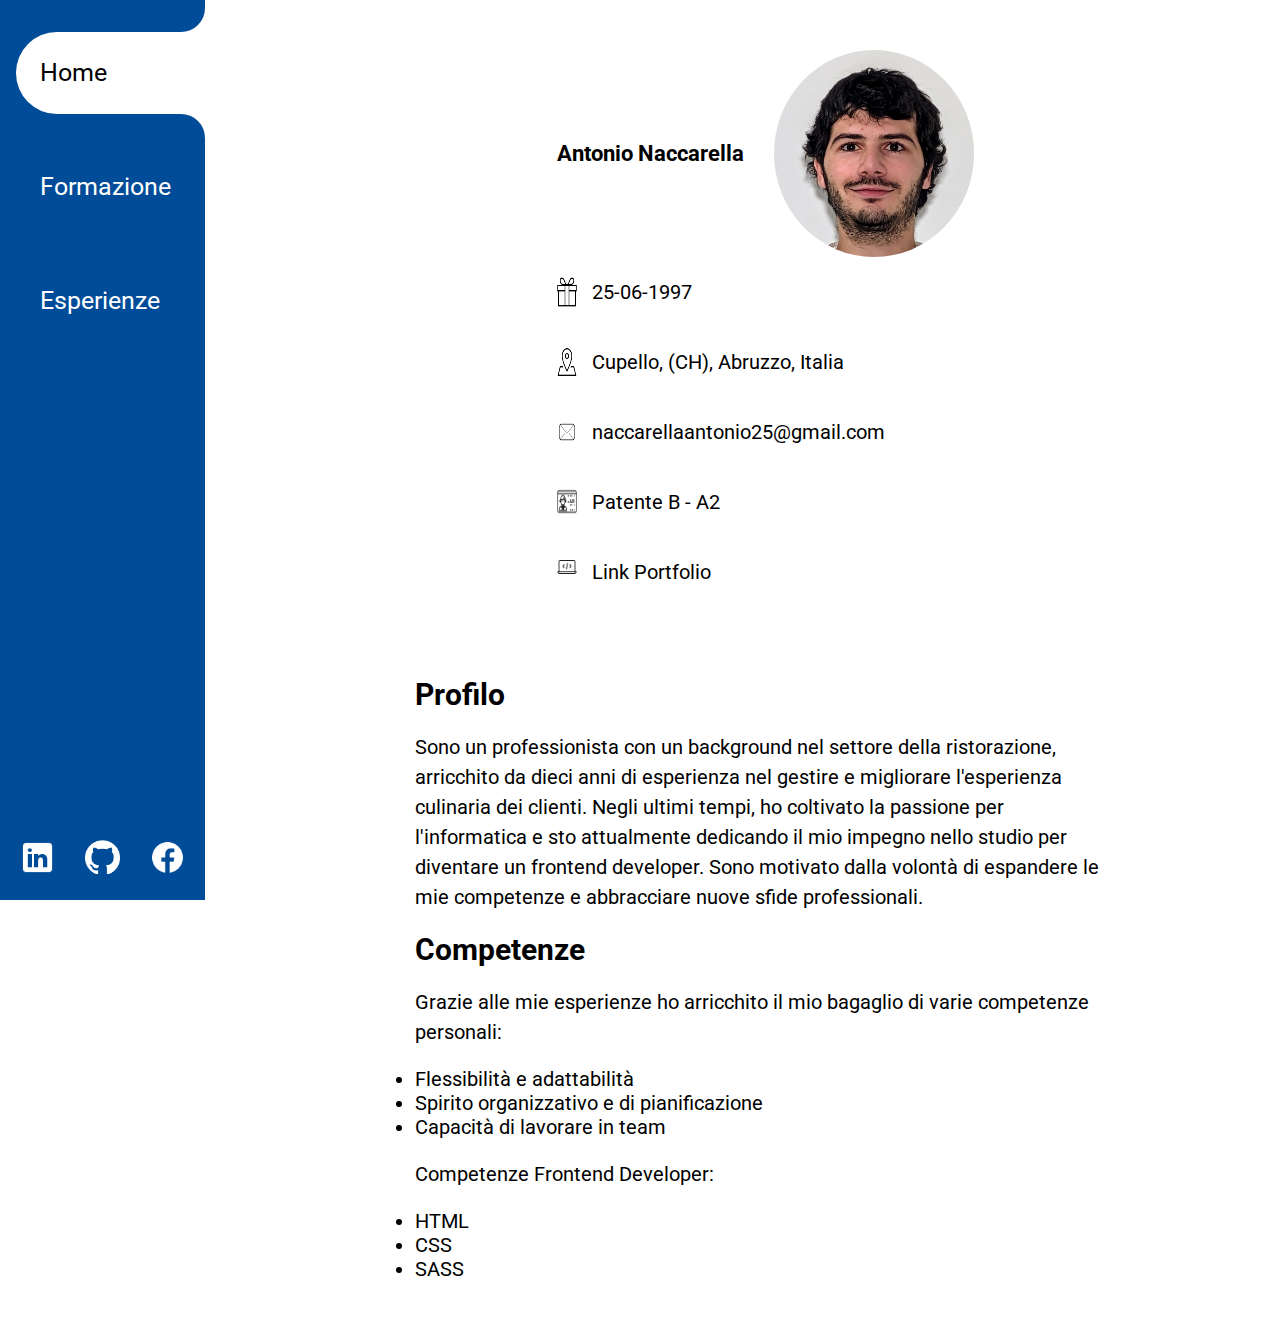
<file: index.html>
<!DOCTYPE html>
<html lang="it">
<head>
    <meta charset="UTF-8">
    <meta name="description" content="Esplora il curriculum di Antonio Naccarella, sviluppatore frontend">
    <meta name="keywords" content="Curriculum, Frontend Developer">
    <meta name="author" content="Antonio Naccarella">
    <meta name="viewport" content="width=device-width, initial-scale=1.0">
    <title>Curriculum Antonio Naccarella</title>
    <meta property="og:title" content="Curriculum Antonio Naccarella" />
    <meta property="og:type" content="website" />
    <meta property="og:url" content="https://antonio-naccarella.github.io/Curriculum/" />
    <meta property="og:image" content="assets\img\foto.jpg" />
    <meta property="og:description" content="Esplora il curriculum di Antonio Naccarella, sviluppatore frontend" />
    <meta property="og:locale" content="it_IT" />
    <meta property="og:site_name" content="Curriculum Antonio Naccarella"/>
    <link rel="icon" type="image/x-icon" href="assets/img/favicon.ico">
    <link rel="stylesheet" href="assets/css/styles.css" >
</head>
<body>
    <header>
        <a href="index.html"><h2>Curriculum</h2></a>
        <input type="checkbox" id="nav-toggle" class="nav-toggle">
        <nav class="nav-list">
            <ul>
                <li class="active">
                    <a href="index.html">Home</a>
                </li>
                <li>
                    <a href="formazione.html">Formazione</a>
                </li>
                <li>
                    <a href="esperienze.html">Esperienze</a>
                </li>
            </ul>
            <div class="contacts">
                <a href="https://www.linkedin.com/in/antonio-naccarella-31976725a/" target="_blank"><img src="assets/img/linkedin-white-icon.png" alt="Linkedin"></a>
                <a href="https://github.com/Antonio-Naccarella" target="_blank"><img src="assets/img/github-logo-white.png" alt="GitHub"></a>
                <a href="https://www.facebook.com/profile.php?id=100089767774733&locale=it_IT" target="_blank"><img src="assets/img/fb-white-icon.png" alt="Facebook"></a>            
            </div>
        </nav>
        <label for="nav-toggle" class="nav-toggle-label">
            <span></span></label>
    </header>
    <div class="spacer"></div>
    <article>
        <section class="data">    
            <div class="card-foto">
            <h1>Antonio Naccarella</h1>
            <img class="foto" src="assets/img/foto.jpg" alt="Antonio Naccarella">
            </div>    
            <div class="card">
                <img src="assets/img/data-nascita-icon.png" alt="Data di nascita">
                <p>25-06-1997</p>
            </div>
            <div class="card">
                <img src="assets/img/address-icon.png" alt="Indirizzo">
                <p>Cupello, (CH), Abruzzo, Italia</p>
            </div>
            <div class="card">
                <img src="assets/img/email-icon.png" alt="Email">
                <p>naccarellaantonio25@gmail.com</p>
            </div>
            <div class="card">
                <img src="assets/img/patente-icon.png" alt="Patente">
                <p>Patente B - A2</p>
            </div>
            <div class="card">
                <a href="https://antonio-naccarella.github.io/MyPortfolio/" target="_blank"><img src="assets/img/portfolio.png" alt="Portfolio"></a>
                <p><a href="https://antonio-naccarella.github.io/MyPortfolio/" target="_blank">Link Portfolio</a></p>
            </div>
        </section>
        <section class="presentation">
            <h2>Profilo</h2>
            <p>Sono un professionista con un background nel settore della ristorazione,
                 arricchito da dieci anni di esperienza nel gestire e migliorare l'esperienza culinaria dei clienti. 
                 Negli ultimi tempi, ho coltivato la passione per l'informatica e sto attualmente dedicando 
                 il mio impegno nello studio per diventare un frontend developer. Sono motivato dalla volontà di 
                 espandere le mie competenze e abbracciare nuove sfide professionali.</p>
                 <h2>Competenze</h2>
                 <p>Grazie alle mie esperienze ho arricchito il mio bagaglio di varie competenze personali:</p>
                 <ul>
                    <li>Flessibilità e adattabilità</li>
                    <li>Spirito organizzativo e di pianificazione</li>
                    <li>Capacità di lavorare in team</li>
                 </ul>
                 <p>Competenze Frontend Developer:</p>
                 <ul>
                    <li>HTML</li>
                    <li>CSS</li>
                    <li>SASS</li>
                </ul>
        </section>
    </article>
<footer>
    <a href="https://www.linkedin.com/in/antonio-naccarella-31976725a/" target="_blank"><img src="assets/img/linkedin-white-icon.png" alt="Linkedin"></a>
    <a href="https://github.com/Antonio-Naccarella" target="_blank"><img src="assets/img/github-logo-white.png" alt="GitHub"></a>
    <a href="https://www.facebook.com/profile.php?id=100089767774733&locale=it_IT" target="_blank"><img src="assets/img/fb-white-icon.png" alt="Facebook"></a>
</footer>
</body>
</html>
</file>
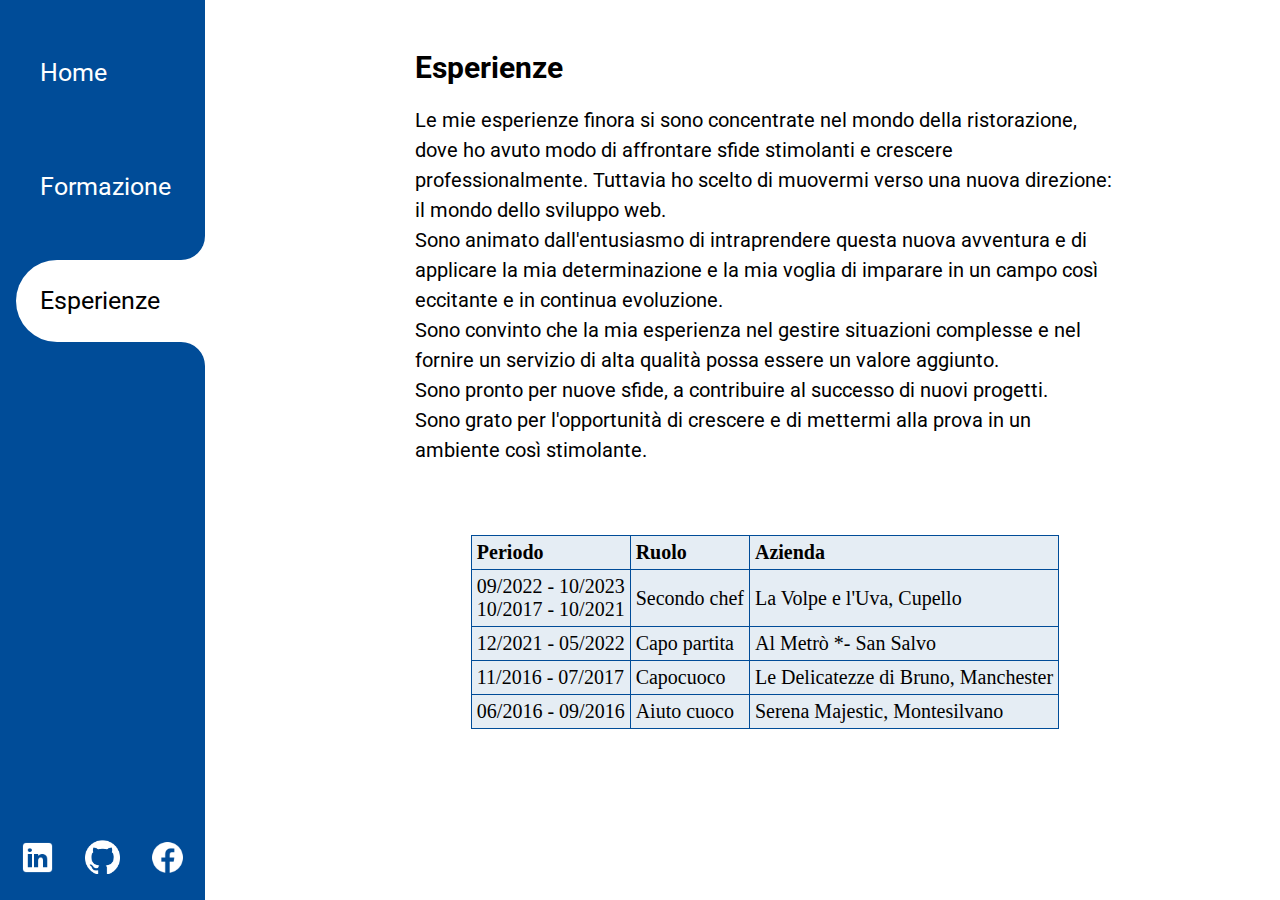
<file: esperienze.html>
<!DOCTYPE html>
<html lang="it">
<head>
    <meta charset="UTF-8">
    <meta name="description" content="Esplora il curriculum di Antonio Naccarella, sviluppatore frontend">
    <meta name="keywords" content="Curriculum, Frontend Developer">
    <meta name="author" content="Antonio Naccarella">
    <meta name="viewport" content="width=device-width, initial-scale=1.0">
    <title>Curriculum Antonio Naccarella</title>
    <meta property="og:title" content="Curriculum Antonio Naccarella" />
    <meta property="og:type" content="website" />
    <meta property="og:url" content="https://antonio-naccarella.github.io/Curriculum/" />
    <meta property="og:image" content="assets\img\foto.jpg" />
    <meta property="og:description" content="Esplora il curriculum di Antonio Naccarella, sviluppatore frontend" />
    <meta property="og:locale" content="it_IT" />
    <meta property="og:site_name" content="Curriculum Antonio Naccarella"/>
    <link rel="icon" type="image/x-icon" href="assets/img/favicon.ico">
    <link rel="stylesheet" href="assets/css/styles.css" >
</head>
<body>
    <header>
        <a href="index.html"><h2>Curriculum</h2></a>
        <input type="checkbox" id="nav-toggle" class="nav-toggle">
        <nav class="nav-list">
            <ul>
                <li>
                    <a href="index.html">Home</a>
                </li>
                <li>
                    <a href="formazione.html">Formazione</a>
                </li>
                <li class="active">
                    <a href="esperienze.html">Esperienze</a>
                </li>
            </ul>
            <div class="contacts">
                <a href="https://www.linkedin.com/in/antonio-naccarella-31976725a/" target="_blank"><img src="assets/img/linkedin-white-icon.png" alt="Linkedin"></a>
                <a href="https://github.com/Antonio-Naccarella" target="_blank"><img src="assets/img/github-logo-white.png" alt="GitHub"></a>
                <a href="https://www.facebook.com/profile.php?id=100089767774733&locale=it_IT" target="_blank"><img src="assets/img/fb-white-icon.png" alt="Facebook"></a>            
            </div>
        </nav>
        <label for="nav-toggle" class="nav-toggle-label">
            <span></span>
    </header>
    <div class="spacer"></div>
    <article>
        <section>
            <h2>Esperienze</h2>
            <p>
                Le mie esperienze finora si sono concentrate nel mondo della ristorazione, dove ho avuto modo di affrontare sfide stimolanti e crescere professionalmente. Tuttavia ho scelto di muovermi verso una nuova direzione: il mondo dello sviluppo web.<br> 
                Sono animato dall'entusiasmo di intraprendere questa nuova avventura e di applicare la mia determinazione e la mia voglia di imparare in un campo così eccitante e in continua evoluzione.<br> Sono convinto che la mia esperienza nel gestire situazioni complesse e nel fornire un servizio di alta qualità possa essere un valore aggiunto.
                <br>Sono pronto per nuove sfide, a contribuire al successo di nuovi progetti.<br> Sono grato per l'opportunità di crescere e di mettermi alla prova in un ambiente così stimolante.
            </p>
        </section>
        <section>
            <table>
                <tr>
                    <th>Periodo</th>
                    <th>Ruolo</th>
                    <th>Azienda</th>
                </tr>
                <tr>
                    <td>09/2022 - 10/2023<br>
                        10/2017 - 10/2021</td>
                    <td>Secondo chef</td>
                    <td>La Volpe e l'Uva, Cupello </td>
                </tr>
                <tr>
                    <td>12/2021 - 05/2022</td>
                    <td>Capo partita</td>
                    <td>Al Metrò *- San Salvo</td>
                </tr>
                <tr> 
                    <td>11/2016 - 07/2017</td>
                    <td>Capocuoco</td>
                    <td>Le Delicatezze di Bruno, Manchester</td>
                </tr>
                <tr>
                    <td>06/2016 - 09/2016</td>
                    <td>Aiuto cuoco</td>
                    <td>Serena Majestic, Montesilvano</td>
                </tr>
            </table>
        </section>
    </article>
    <footer>
        <a href="https://www.linkedin.com/in/antonio-naccarella-31976725a/" target="_blank"><img src="assets/img/linkedin-white-icon.png" alt="Linkedin"></a>
        <a href="https://github.com/Antonio-Naccarella" target="_blank"><img src="assets/img/github-logo-white.png" alt="GitHub"></a>
        <a href="https://www.facebook.com/profile.php?id=100089767774733&locale=it_IT" target="_blank"><img src="assets/img/fb-white-icon.png" alt="Facebook"></a>
    </footer> 
</body>
</html>
</file>
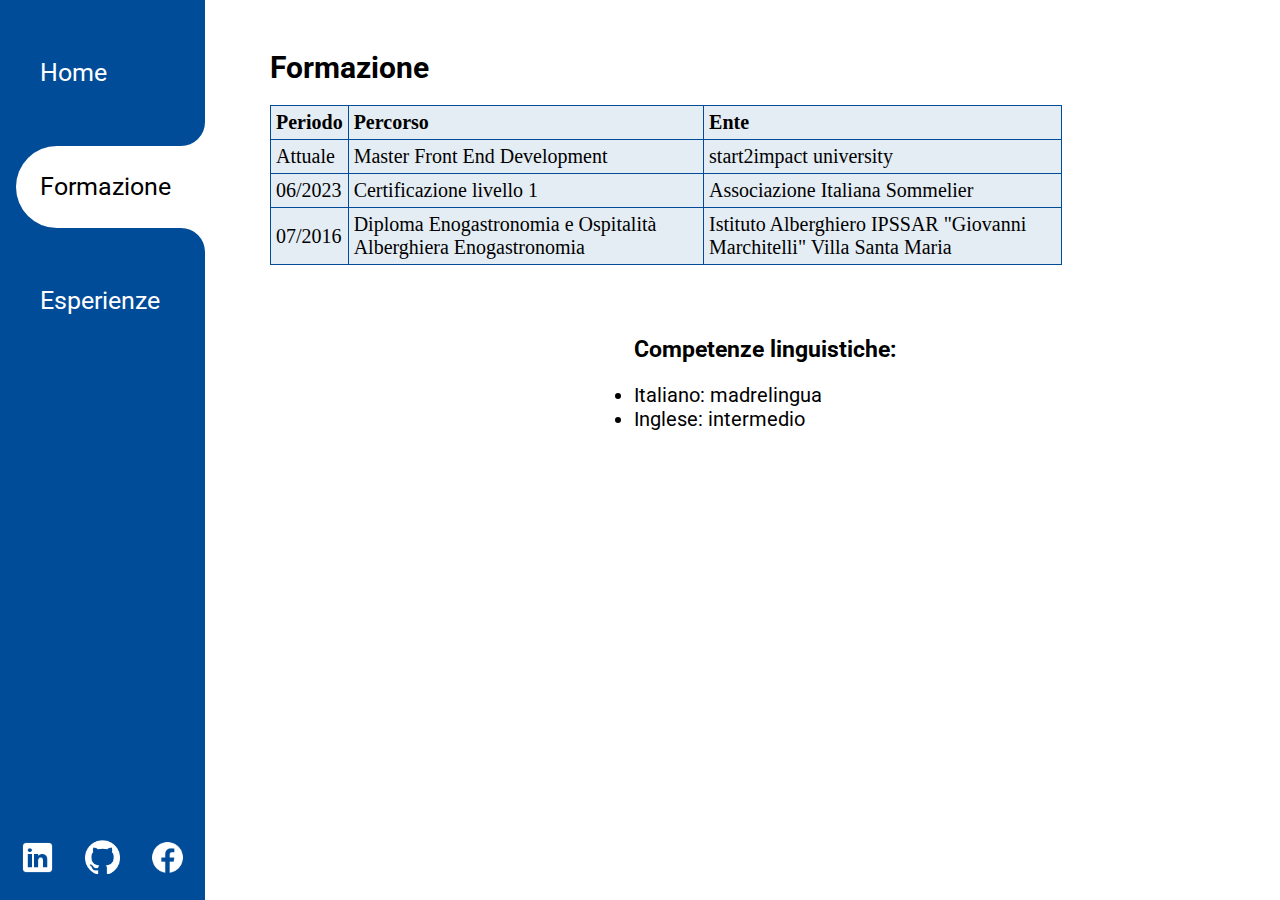
<file: formazione.html>
<!DOCTYPE html>
<html lang="it">
<head>
    <meta charset="UTF-8">
    <meta name="description" content="Esplora il curriculum di Antonio Naccarella, sviluppatore frontend">
    <meta name="keywords" content="Curriculum, Frontend Developer">
    <meta name="author" content="Antonio Naccarella">
    <meta name="viewport" content="width=device-width, initial-scale=1.0">
    <title>Curriculum Antonio Naccarella</title>
    <meta property="og:title" content="Curriculum Antonio Naccarella" />
    <meta property="og:type" content="website" />
    <meta property="og:url" content="https://antonio-naccarella.github.io/Curriculum/" />
    <meta property="og:image" content="assets\img\foto.jpg" />
    <meta property="og:description" content="Esplora il curriculum di Antonio Naccarella, sviluppatore frontend" />
    <meta property="og:locale" content="it_IT" />
    <meta property="og:site_name" content="Curriculum Antonio Naccarella"/>
    <link rel="icon" type="image/x-icon" href="assets/img/favicon.ico">
    <link rel="stylesheet" href="assets/css/styles.css" >
</head>
<body>
    <header>
        <a href="index.html"><h2>Curriculum</h2></a>
        <input type="checkbox" id="nav-toggle" class="nav-toggle">
        <nav class="nav-list">
            <ul>
                <li>
                    <a href="index.html">Home</a>
                </li>
                <li class="active">
                    <a href="formazione.html">Formazione</a>
                </li>
                <li>
                    <a href="esperienze.html">Esperienze</a>
                </li>
            </ul>
            <div class="contacts">
                <a href="https://www.linkedin.com/in/antonio-naccarella-31976725a/" target="_blank"><img src="assets/img/linkedin-white-icon.png" alt="Linkedin"></a>
                <a href="https://github.com/Antonio-Naccarella" target="_blank"><img src="assets/img/github-logo-white.png" alt="GitHub"></a>
                <a href="https://www.facebook.com/profile.php?id=100089767774733&locale=it_IT" target="_blank"><img src="assets/img/fb-white-icon.png" alt="Facebook"></a>            
            </div>
        </nav>
        <label for="nav-toggle" class="nav-toggle-label">
            <span></span>
    </header>
    <div class="spacer"></div>
    <article>
        <section>
            <h2>Formazione</h2>
            <table class="table-formazione">
                <tr>
                    <th>Periodo</th>
                    <th>Percorso</th>
                    <th>Ente</th>
                </tr>
                <tr>
                    <td>Attuale</td>
                    <td>Master Front End Development</td>
                    <td><a href="https://talent.start2impact.it/" target="_blank">start2impact university</a></td>
                </tr>
                <tr>
                    <td>06/2023</td>
                    <td>Certificazione livello 1</td>
                    <td>Associazione Italiana Sommelier</td>
                </tr>
                <tr>
                    <td>07/2016</td>
                    <td>Diploma Enogastronomia e Ospitalità Alberghiera Enogastronomia</td>
                    <td>Istituto Alberghiero IPSSAR "Giovanni Marchitelli" Villa Santa Maria</td>
                </tr>
            </table>
        </section>
        <section>
            <h3>Competenze linguistiche:</h3>
            <ul>
                <li>Italiano: madrelingua</li>
                <li>Inglese: intermedio</li>
                </li>
            </ul>
        </section>
    </article>
    <footer>
        <a href="https://www.linkedin.com/in/antonio-naccarella-31976725a/" target="_blank"><img src="assets/img/linkedin-white-icon.png" alt="Linkedin"></a>
        <a href="https://github.com/Antonio-Naccarella" target="_blank"><img src="assets/img/github-logo-white.png" alt="GitHub"></a>
        <a href="https://www.facebook.com/profile.php?id=100089767774733&locale=it_IT" target="_blank"><img src="assets/img/fb-white-icon.png" alt="Facebook"></a>
    </footer>
</body>
</html>
</file>
<file: assets/css/styles.css>
@import url('https://fonts.googleapis.com/css2?family=Nunito:ital,wght@0,200..1000;1,200..1000&family=Roboto:ital,wght@0,100;0,300;0,400;0,500;0,700;0,900;1,100;1,300;1,400;1,500;1,700;1,900&display=swap');
* {
    margin: 0;
    padding: 0;
    box-sizing: border-box;
}
:root {
    --main-bgc:rgb(0, 76, 152);
    --ligth-bgc:rgba(0, 76, 152, .1);
    --medium-bgc:rgba(0, 76, 152, .3);
    --second-color: white;
    --font: 'Roboto', sans-serif;
}
body {
    font-size: 17px;
    font-family: var(--font);
}
p{
    max-width: 700px;
    line-height: 1.5em;
}
h1 {
    font-size: 22px;
}
header {
    width: 100%;
    height: 50px;
    background-color: var(--main-bgc);
    position: fixed;
    z-index: 999;
    display: flex;
    justify-content: center;
    align-items: center;
}
header a {
    color: var(--second-color);
    text-decoration: none;
    cursor: pointer;
}
.contacts{
    display: none;
}
.nav-list {
    position: absolute;
    top: 100%;
    left: 0;
    padding: 10px;
    border-radius: 0 0 15px 15px;
    background-color: var(--main-bgc);
    transform: scale(1,0);
    transform-origin: top;
    transition: transform 400ms ease-in-out;
}
.nav-list ul {
    list-style-type: none;
    color: var(--second-color);
    font-size: 22px;
    line-height: 2em;
    margin-left: 5px;
}
.nav-list a {
    text-decoration: none;
    color: var(--second-color);
    opacity: 0;
    transition: opacity 400ms ease-in-out;
}
.nav-toggle {
    display: none;
}
.nav-toggle:checked ~ .nav-list {
    transform: scale(1,1);
}
.nav-toggle:checked ~ .nav-list a {
    opacity: 1;
    transition: opacity 400ms ease-in-out 300ms;
}
.nav-toggle-label {
    position: absolute;
    top: 0;
    left: 0;
    height: 100%;
    cursor: pointer;
    padding: 15px;
    display: flex;
    align-items: center;
}
.nav-toggle-label span {
    position: relative;
}
.nav-toggle-label span,
.nav-toggle-label span::before,
.nav-toggle-label span::after {
    display: block;
    background-color: var(--second-color);
    height: .16em;
    width: 1.4em;
}
.nav-toggle-label span::before,
.nav-toggle-label span::after {
    content: '';
    position: absolute;
}
.nav-toggle-label span::before {
    bottom: 6px;
}
.nav-toggle-label span::after {
    top: 6px;
}
.spacer {
    height: 30px;
}
article {
    display: flex;
    flex-direction: column;
    align-items: center;
    gap: 30px;
    margin: 30px auto;
}
section {
    margin: 20px 20px;
    display: flex;
    flex-direction: column;
    gap: 20px;
}
.card {
    margin-bottom: 20px;
    display: flex;
    gap: 15px;
}
.card img {
    width: 20px;
}
.card-foto {
    display: flex;
    align-items: center;
    gap:30px
}
.card a {
    text-decoration: none;
    color: black;
}
.foto {
    max-width: 200px;
    border-radius: 100%;
}
footer {
    height: 100px;
    width: 100%;
    display: flex;
    justify-content: center;
    align-items: center;
    gap: 20px;
    background-color: var(--main-bgc);
}
footer img {
    width: 30px;
}
table {
    font-family: Georgia, 'Times New Roman', Times, serif;
    border-collapse: collapse;
}
.table-formazione {
    width: 80%;
}
table td, th {
    border: 1px solid var(--main-bgc);
    padding: 5px;
    text-align: left;
    background-color: var(--ligth-bgc);
}
table tr:hover {
    background-color: var(--medium-bgc);
}
table tr a {
    text-decoration: none;
    color: black;
    cursor: pointer;
}

@media (min-width: 550px) {
    body {        
        display: flex;
        gap: 250px;
        font-size: 20px;
    }
    header h2{
        display: none;
    }
    header {
        all: unset;
        position: fixed;
        top: 0;
        height: 100%;
        margin: 0;
        font-size: 1.25rem;
        background: var(--body-bg);
        display: flex;
    }
    .nav-list {
        all: unset;
        position: sticky;
        top: 0;
        max-height: 100%;
        background-color: var(--main-bgc);  
        display: flex;
        flex-direction: column;
        justify-content: space-between;     
    }
    .nav-list ul {
    margin: 0;
    padding: 0;
    list-style-type: none;
    display: grid;
    gap: 2rem;
    padding-block: 2rem;
    font-size:25px;
    }
    .nav-list li {
        all: unset;
        padding: 1rem 1.5rem;
        margin-left: 1rem;
        border-radius: 100vw 0 0 100vw;
    }
    .nav-list li.active {
        background: var(--second-color);
        position: relative;
    }
    .nav-list li.active::before,
    .nav-list li.active::after {
        content: '';
        position: absolute;
        width: 1.5rem;
        height: 1.5rem;
        right: 0;
        background-color: var(--main-bgc);
    }
    .nav-list li.active::before{
        top: -24px;
        border-radius: 0 0 100vw 0;
        box-shadow: 10px 10px 0 10px var(--second-color);
    }
    .nav-list li.active::after {
        bottom: -24px;
        border-radius: 0 100vw 0 0;
        box-shadow: 10px -10px 0 10px var(--second-color);
    }
    .nav-list a {
        all: unset;
        color: white;
        text-decoration: none;
        position: relative;
        z-index: 999;
        cursor: pointer;
    }
    .nav-list ul .active a{
        color: black;
    }
    .nav-toggle-label {
        display: none;
    }
    .contacts{
        display: flex;
        gap: 30px;
        margin: 20px;
    }
    .contacts img {
        width: 35px;
    }
    footer {
        display: none;
    }
}
</file>
